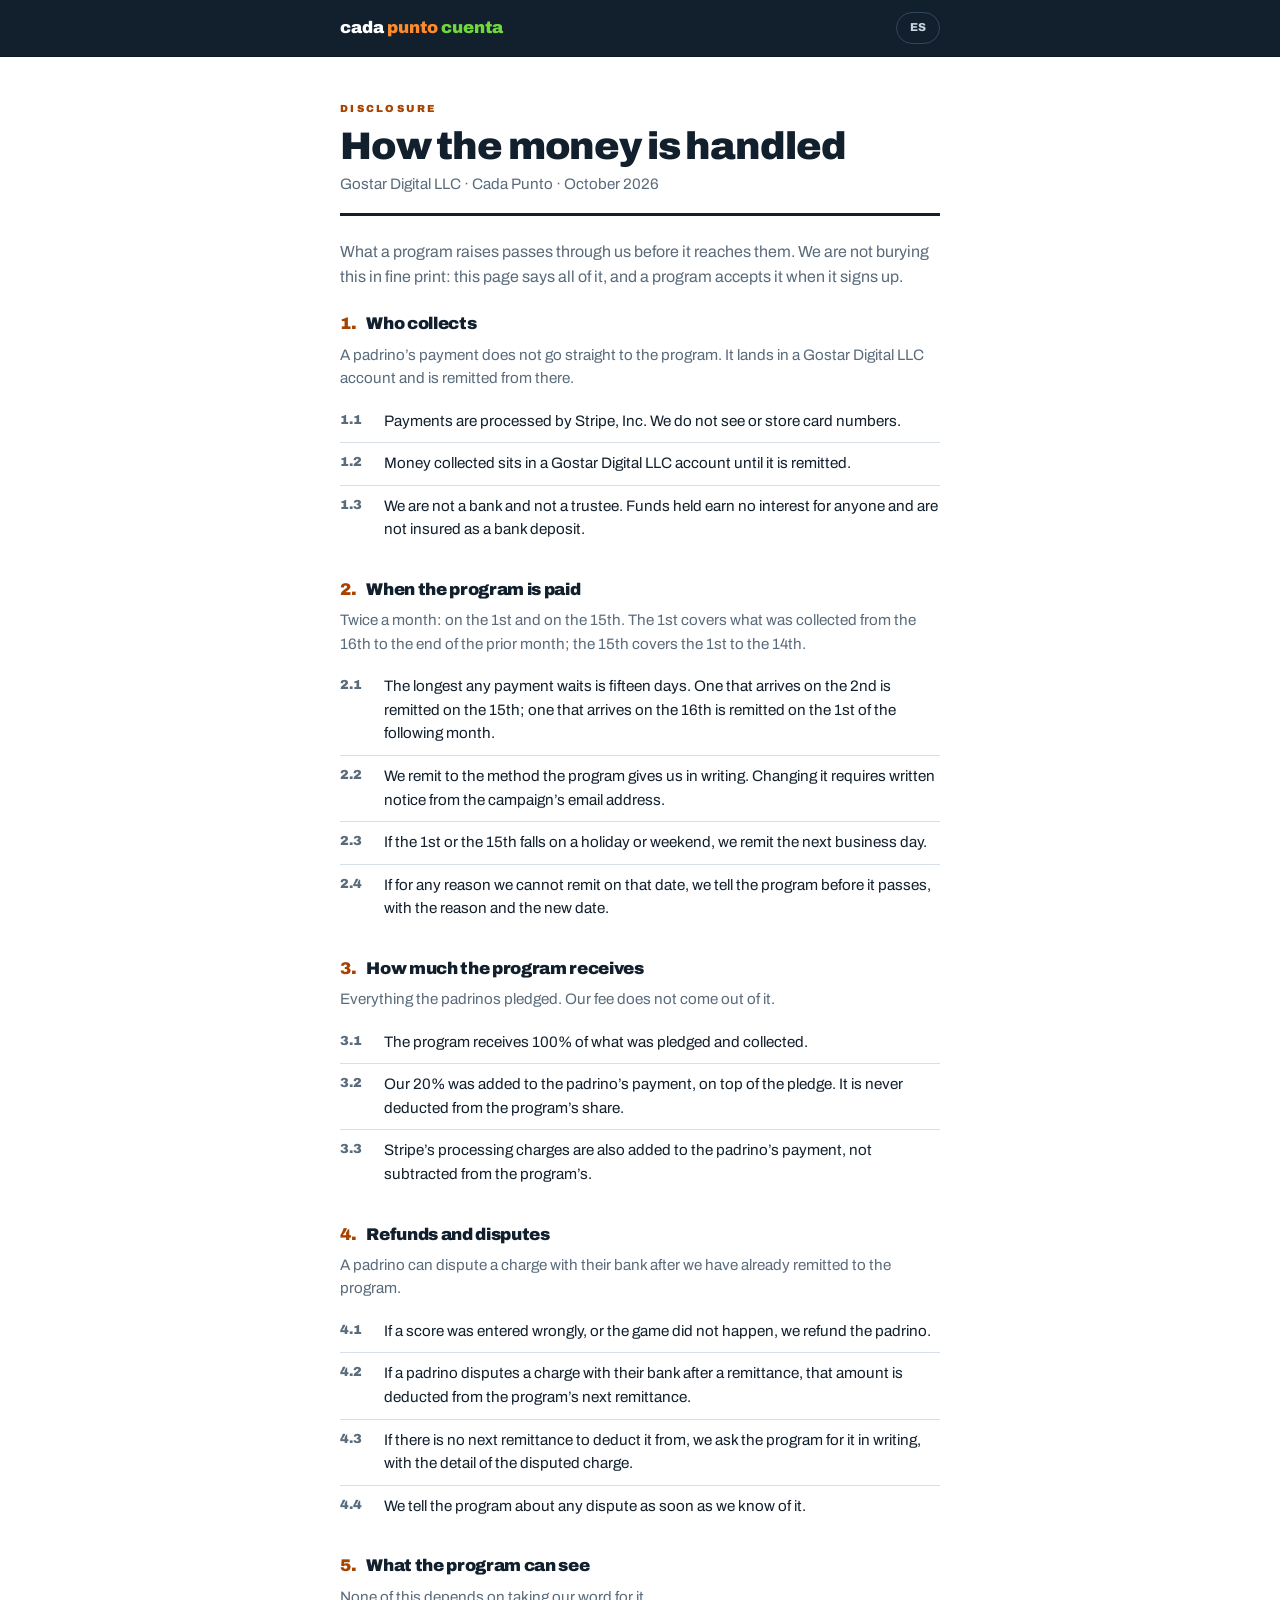
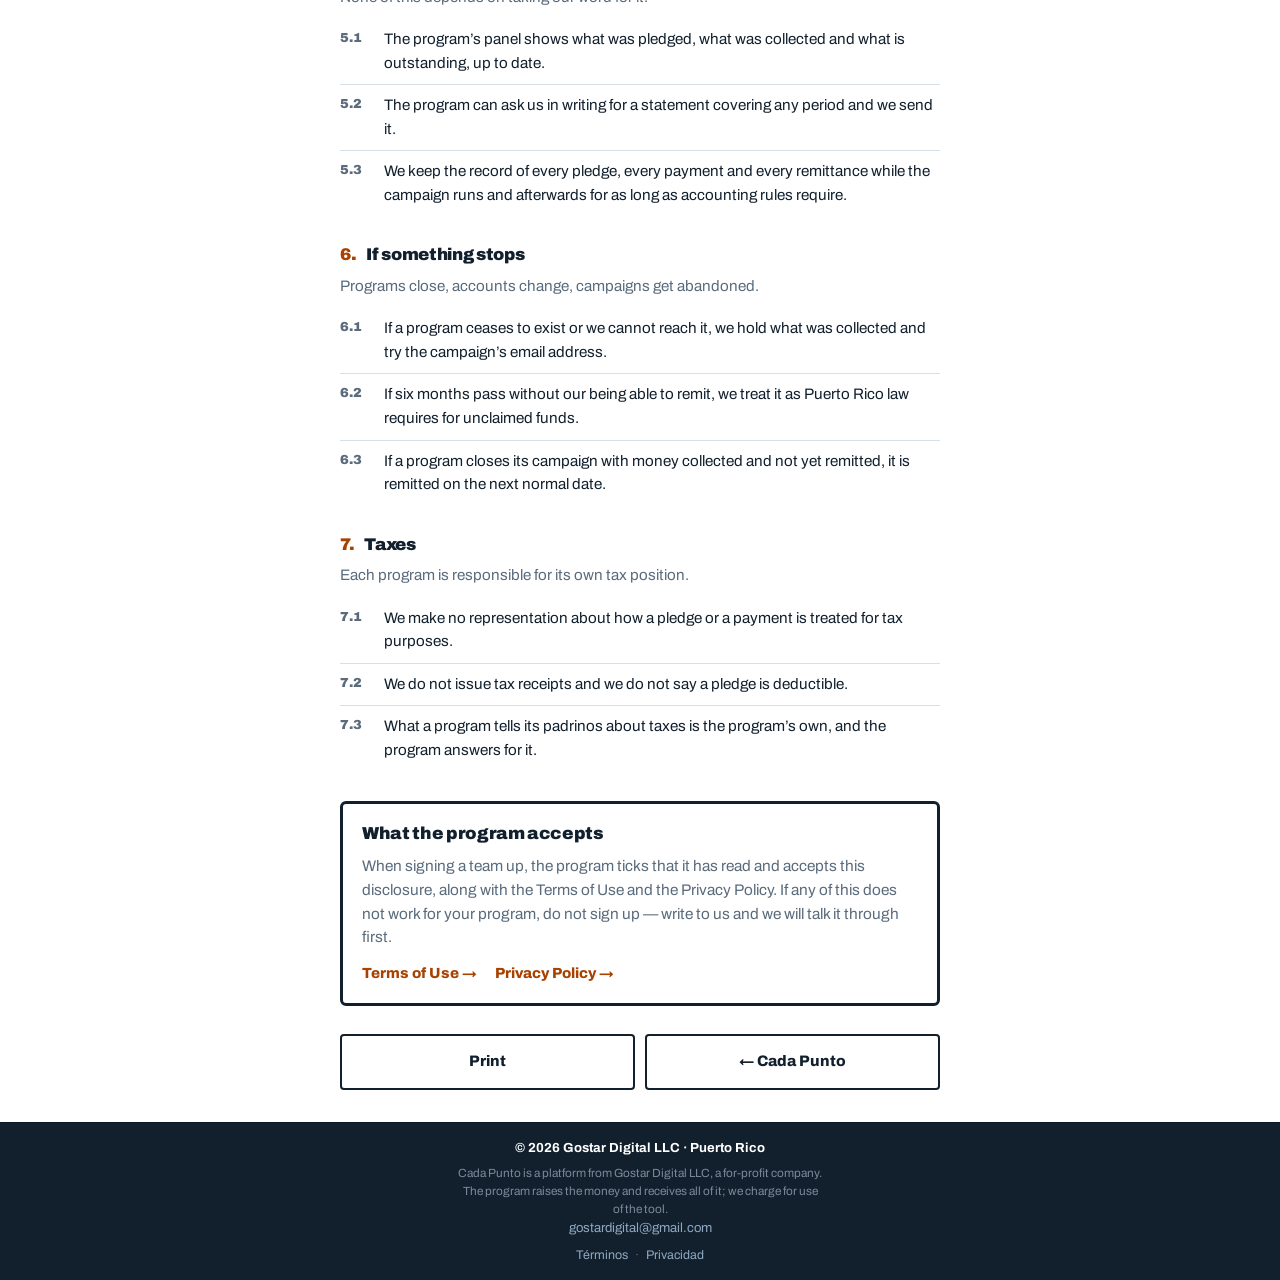
<file: cusrodia.html>
<!doctype html>
<html lang="es">
<head>
<meta charset="utf-8">
<meta name="viewport" content="width=device-width,initial-scale=1,viewport-fit=cover">
<title>Cómo se maneja el dinero — Cada Punto</title>
<meta property="og:type" content="website">
<meta property="og:site_name" content="Cada Punto">
<meta property="og:url" content="https://cadapunto.com/custodia.html">
<meta property="og:title" content="Cómo se maneja el dinero">
<meta property="og:description" content="El dinero que recauda un programa pasa por Gostar Digital LLC antes de llegarle. Esta página dice cómo, cuándo, y qué pasa si algo sale mal.">
<meta property="og:image" content="https://cadapunto.com/cadapunto-share.jpg">
<meta property="og:image:width" content="1200">
<meta property="og:image:height" content="630">
<meta property="og:locale" content="es_PR">
<meta name="twitter:card" content="summary_large_image">
<meta name="twitter:title" content="Cómo se maneja el dinero">
<meta name="twitter:description" content="El dinero que recauda un programa pasa por Gostar Digital LLC antes de llegarle. Esta página dice cómo, cuándo, y qué pasa si algo sale mal.">
<meta name="twitter:image" content="https://cadapunto.com/cadapunto-share.jpg">
<meta name="description" content="El dinero que recauda un programa pasa por Gostar Digital LLC antes de llegarle. Esta página dice cómo, cuándo, y qué pasa si algo sale mal.">
<link rel="preconnect" href="https://fonts.googleapis.com">
<link rel="preconnect" href="https://fonts.gstatic.com" crossorigin>
<link href="https://fonts.googleapis.com/css2?family=Archivo:wght@400;500;700;800;900&display=swap" rel="stylesheet">
<style>
:root{--ink:#12202E;--mute:#5A6B7C;--line:#D7E0E8;--tint:#F7FAFC;--accent:#A84200;
      --good:#0B7A5A;--bad:#A8323F}
*{box-sizing:border-box}
html{background:#12202E}
/* El teclado del teléfono no achica la página, achica lo que se ve de
   ella. Con el alto clavado en 100dvh y el scroll metido en <main>, el
   campo enfocado se iba debajo del teclado y el navegador no podía
   subirlo. Rodando la página entera, sí puede. */
body{margin:0;min-height:100dvh;display:flex;flex-direction:column;
  font-family:Archivo,"Helvetica Neue",Helvetica,Arial,sans-serif;color:var(--ink);
  background:#fff;line-height:1.55;-webkit-text-size-adjust:100%}
.wrap{width:min(600px,93vw);margin:0 auto}

header{flex:0 0 auto;background:#12202E;border-bottom:1px solid #0B1724;
  padding-top:env(safe-area-inset-top,0px)}
header .bar{display:flex;align-items:center;justify-content:space-between;gap:12px;padding:12px 0}
.mark{font-weight:900;font-size:1.05rem;color:#fff;text-decoration:none}
.mark em{font-style:normal;color:#FF8A2B}
.mark i{font-style:normal;color:#6FD83C}
.langb{border:1px solid #33465A;background:none;color:#C8D6E2;border-radius:999px;
  padding:6px 13px;font:inherit;font-size:.72rem;font-weight:800;cursor:pointer}

main{flex:1 1 auto;overflow-x:hidden}
main .wrap{padding:clamp(20px,5vw,34px) 0 32px}

footer{flex:0 0 auto;background:#12202E;color:#9FB3C4;border-top:1px solid #0B1724;
  padding:15px 0 calc(15px + env(safe-area-inset-bottom,0px));text-align:center;font-size:.82rem}
footer p{margin:0 0 7px}
footer .f-co{color:#fff;font-weight:700}
footer a{color:#8FA8C0;text-decoration:none}
footer .f-legal{margin:7px 0 0;font-size:.78rem}
footer .f-dot{padding:0 7px;opacity:.5}

.kick{font-size:.64rem;font-weight:900;letter-spacing:.22em;text-transform:uppercase;
  color:var(--accent);margin-bottom:8px}
h1{font-size:clamp(1.5rem,4.6vw,2rem);letter-spacing:-.03em;line-height:1.1;margin:0 0 10px;font-weight:900}
.lede{color:var(--mute);margin:0 0 22px}
h2{font-size:1.02rem;margin:26px 0 8px;font-weight:900;letter-spacing:-.02em}

.how{display:grid;gap:10px;margin:0 0 24px}
.how .s{border:1.5px solid var(--line);border-radius:4px;padding:13px 15px}
.how .s b{display:block;font-size:.98rem}
.how .s span{color:var(--mute);font-size:.92rem}

label{display:block;font-size:.85rem;font-weight:700;margin:14px 0 5px}
input{width:100%;padding:14px;border:2px solid var(--ink);border-radius:4px;
  background:#fff;color:var(--ink);font:inherit;font-size:1.02rem}
input:focus{outline:none;border-color:var(--accent);box-shadow:0 0 0 3px rgba(12,110,140,.15)}
/* Cuando el navegador sube el campo enfocado, que no quede pegado al
   borde: se ve su etiqueta y el campo de antes. */
label,input{scroll-margin-top:64px;scroll-margin-bottom:24px}
.hint{font-size:.82rem;color:var(--mute);margin:4px 0 0}
.btn{display:block;width:100%;padding:16px;border:2px solid var(--ink);border-radius:4px;
  background:var(--ink);color:#fff;font:inherit;font-weight:800;font-size:1.02rem;
  cursor:pointer;text-align:center;text-decoration:none;margin-top:18px}
.btn.line{background:#fff;color:var(--ink);margin-top:10px}
.ok{display:flex;gap:10px;align-items:flex-start;margin-top:18px;
  font-size:.88rem;font-weight:400;color:var(--mute)}
.ok span{cursor:pointer}
.ok input{width:20px;height:20px;flex:0 0 20px;margin-top:1px;accent-color:var(--accent);cursor:pointer}
.ok a{color:var(--accent)}
.msg{margin-top:12px;font-weight:700;font-size:.92rem;min-height:1.2em}
.msg.bad{color:var(--bad)}
.msg.ok{color:var(--good)}

/* En el teléfono el pie es lo último que hace falta mientras se llena
   un formulario: que ocupe lo justo. */
@media(max-width:560px){
  footer{padding:12px 0 calc(12px + env(safe-area-inset-bottom,0px));font-size:.76rem}
  footer p{margin:0 0 4px}
  footer .f-legal{margin:4px 0 0}
  main .wrap{padding-bottom:20px}
}

.fine{border-left:4px solid var(--accent);background:var(--tint);padding:14px 16px;margin:22px 0 0}
.fine b{display:block;margin-bottom:3px}
.fine p{margin:0;color:var(--mute);font-size:.93rem}

.done{text-align:center}
.done .tick{font-size:2.8rem;line-height:1;margin-bottom:10px}
</style>
<style>
/* La portada de las reglas: el nombre una vez, en grande. */
.rtop{border-bottom:3px solid var(--ink);padding-bottom:16px;margin:0 0 24px}
.rtop h1{font-size:clamp(1.6rem,6vw,2.4rem);margin:0 0 6px}
.rtop .sub{color:var(--mute);margin:0;font-size:.95rem}

/* Cada regla numerada, para que un entrenador pueda decir
   "regla 3.2" en la cancha y todo el mundo busque lo mismo. */
.sec{margin:0 0 26px}
.sec h2{display:flex;gap:10px;align-items:baseline;margin:0 0 6px;font-size:1.06rem}
.sec h2 .n{flex:0 0 auto;color:var(--accent);font-weight:900}
.sec .cab{color:var(--mute);margin:0 0 10px;font-size:.95rem}
.sec ol,.sec ul{margin:0;padding-left:0;list-style:none;counter-reset:r}
.sec li{position:relative;padding:9px 0 9px 44px;border-top:1px solid var(--line);font-size:.95rem}
.sec li:first-child{border-top:none}
.sec li::before{counter-increment:r;content:attr(data-n);position:absolute;left:0;top:9px;
  font-weight:900;font-size:.82rem;color:var(--mute);font-variant-numeric:tabular-nums}
.sec .cierre{margin:10px 0 0;font-size:.95rem;font-weight:700}

table.money{width:100%;border-collapse:collapse;margin:12px 0 0;font-size:.95rem}
table.money th,table.money td{text-align:left;padding:9px 10px;border-bottom:1px solid var(--line)}
table.money th{font-size:.72rem;letter-spacing:.1em;text-transform:uppercase;color:var(--mute);
  border-bottom:2px solid var(--ink)}
table.money td:nth-child(2),table.money th:nth-child(2),
table.money td:nth-child(3),table.money th:nth-child(3){text-align:right;font-variant-numeric:tabular-nums}

.pie{display:flex;gap:10px;flex-wrap:wrap;margin-top:28px}
.pie a,.pie button{flex:1 1 180px;padding:14px;border:2px solid var(--ink);border-radius:4px;
  background:#fff;color:var(--ink);font:inherit;font-weight:800;font-size:.95rem;
  text-align:center;text-decoration:none;cursor:pointer}
.pie a.solid{background:var(--ink);color:#fff}

/* Un entrenador la va a imprimir y pegarla en la pared del gimnasio. */
/* La hoja impresa tiene que decir de dónde salió. Alguien la pega en
   la pared del gimnasio, otro entrenador le saca una foto, y si no
   lleva la dirección esa foto no lleva a ningún sitio. */
.pie-print{display:none}
@media print{
  .heroart,.why,.num{display:none !important}
  header,footer,.pie,.langb{display:none !important}
  html,body{background:#fff}
  main .wrap{width:100%;padding:0}
  .sec{break-inside:avoid;page-break-inside:avoid}
  .rtop{border-bottom:2px solid #000}
  a{text-decoration:none;color:#000}
  .pie-print{display:block;margin-top:22px;padding-top:12px;
    border-top:2px solid #000;font-size:.86rem;font-weight:700;
    text-align:center;break-inside:avoid}
  .pie-print span{display:block;font-weight:400;font-size:.8rem;margin-top:3px}
}

.heroart{display:block;width:100%;height:auto;margin:0 0 clamp(18px,4vw,26px);
  border-radius:6px;border:1px solid rgba(255,138,43,.30);
  box-shadow:0 14px 40px rgba(0,0,0,.28)}
.why{display:grid;gap:10px;margin:0 0 26px}
.why .w{border-left:4px solid var(--accent);background:var(--tint);padding:13px 15px}
.why .w b{display:block;font-size:.98rem}
.why .w span{color:var(--mute);font-size:.92rem}
.num{display:grid;gap:10px;margin:0 0 26px;counter-reset:paso}
.num .s{border:1.5px solid var(--line);border-radius:4px;padding:13px 15px 13px 46px;position:relative}
.num .s::before{counter-increment:paso;content:counter(paso);position:absolute;left:14px;top:13px;
  width:21px;height:21px;border-radius:50%;background:var(--ink);color:#fff;
  font-size:.72rem;font-weight:900;display:flex;align-items:center;justify-content:center}
.num .s b{display:block;font-size:.98rem}
.num .s span{color:var(--mute);font-size:.92rem}
.rulesH{margin-top:34px;padding-top:22px;border-top:3px solid var(--ink)}
.rulesH h2{font-size:1.25rem;margin:0}
.f-what{margin:7px 0 0;font-size:.74rem;line-height:1.5;opacity:.72;max-width:52ch;
  margin-left:auto;margin-right:auto}
</style>
<style>
.ackbox{border:3px solid var(--ink);border-radius:6px;padding:17px 19px;margin:30px 0 0}
.ackbox h2{margin:0 0 7px;font-size:1.08rem}
.ackbox p{margin:0;color:var(--mute);font-size:.96rem}
.ackbox a{color:var(--accent);font-weight:800;text-decoration:none;display:inline-block;margin-top:12px;margin-right:18px;font-size:.92rem}
</style>
</head>
<body>

<header>
  <div class="wrap bar">
    <a class="mark" href="index.html">cada&nbsp;<em>punto</em>&nbsp;<i>cuenta</i></a>
    <button class="langb" id="langBtn" onclick="toggleLang()">EN</button>
  </div>
</header>

<main><div class="wrap" id="app"></div></main>

<footer>
  <div class="wrap">
    <p class="f-co">© 2026 Gostar Digital LLC · Puerto Rico</p>
<p class="f-what" id="fWhat"></p>
<script>
(function(){
  var l = 'es';
  try{ l = localStorage.getItem('cfh_lang') || localStorage.getItem('cp-lang') ||
           localStorage.getItem('fc-lang') ||
           ((navigator.language||'').toLowerCase().indexOf('es')===0 ? 'es':'en'); }catch(e){}
  var el = document.getElementById('fWhat');
  if (el) el.textContent = (l === 'es')
    ? 'Cada Punto es una plataforma de Gostar Digital LLC, una empresa con fines de lucro. El programa recauda y recibe lo suyo completo; nosotros cobramos por el uso de la herramienta.'
    : 'Cada Punto is a platform from Gostar Digital LLC, a for-profit company. The program raises the money and receives all of it; we charge for use of the tool.';
})();
</script>
    <p><a href="mailto:gostardigital@gmail.com">gostardigital@gmail.com</a></p>
    <p class="f-legal">
      <a href="terms.html">Términos</a><span class="f-dot">·</span><a href="privacy.html">Privacidad</a>
    </p>
  </div>
</footer>

<script>
var LANG='es';
try{ LANG = localStorage.getItem('cfh_lang') || localStorage.getItem('cp-lang') || localStorage.getItem('fc-lang') ||
  ((navigator.language||'').toLowerCase().indexOf('es')===0 ? 'es':'en'); }catch(e){}

var S = {"es":{"kick": "Divulgación", "h1": "Cómo se maneja el dinero", "sub": "Gostar Digital LLC · Cada Punto · octubre 2026", "lede": "Lo que recauda un programa pasa por nosotros antes de llegarle. No lo escondemos en letra chiquita: esta página lo dice completo, y el programa la acepta al inscribirse.", "s1h": "Quién cobra", "s1c": "El pago del padrino no va directo al programa. Entra a una cuenta de Gostar Digital LLC y de ahí se le remite.", "s1": ["El cobro lo procesa Stripe, Inc. Nosotros no vemos ni guardamos números de tarjeta.", "El dinero cobrado queda en una cuenta de Gostar Digital LLC hasta que se remite.", "No somos un banco ni un fideicomiso. El dinero retenido no genera intereses para nadie y no está asegurado como un depósito bancario."], "s2h": "Cuándo le llega al programa", "s2c": "Dos veces al mes: el día 1 y el día 15. El 1 va lo cobrado del 16 al fin del mes anterior; el 15 va lo cobrado del 1 al 14.", "s2": ["Lo más que espera un pago son quince días. Uno que entra el 2 se remite el 15; uno que entra el 16 se remite el 1 del mes que viene.", "Se remite al método que el programa nos indique por escrito. Cambiarlo requiere avisarnos por escrito desde el correo de la campaña.", "Si el 1 o el 15 cae en feriado o fin de semana, se remite el próximo día laborable.", "Si por alguna razón no podemos remitir en esa fecha, se lo decimos al programa antes de que pase, con la razón y la fecha nueva."], "s3h": "Cuánto le llega", "s3c": "Todo lo que prometieron los padrinos. De ahí no sale nuestro cargo.", "s3": ["El programa recibe el 100% de lo prometido y cobrado.", "Nuestro 20% se le sumó al pago del padrino, encima de la promesa. Nunca se descuenta de lo del programa.", "Los cargos de procesamiento de Stripe también se añaden al pago del padrino, no se restan de lo del programa."], "s4h": "Devoluciones y disputas", "s4c": "Un padrino puede disputar un cargo con su banco después de que ya le remitimos al programa.", "s4": ["Si un marcador se registró mal, o el juego no se dio, devolvemos el dinero al padrino.", "Si un padrino disputa un cargo con su banco después de una remesa, ese monto se descuenta de la próxima remesa del programa.", "Si no hay próxima remesa de dónde descontarlo, se lo pedimos al programa por escrito, con el detalle del cargo disputado.", "Le avisamos al programa de cualquier disputa en cuanto la sepamos."], "s5h": "Lo que el programa puede ver", "s5c": "Nada de esto depende de que usted nos crea.", "s5": ["El panel del programa enseña lo prometido, lo cobrado y lo pendiente, al día.", "Puede pedirnos por escrito un estado de cuenta de cualquier periodo y se lo mandamos.", "Guardamos el registro de cada promesa, cada cobro y cada remesa mientras corra la campaña y después por el tiempo que exijan las reglas de contabilidad."], "s6h": "Si algo se detiene", "s6c": "Programas cierran, cuentas cambian, campañas se abandonan.", "s6": ["Si el programa deja de existir o no podemos localizarlo, retenemos lo cobrado e intentamos comunicarnos al correo de la campaña.", "Si pasan seis meses sin poder remitir, lo tratamos según lo que exija la ley de Puerto Rico para fondos no reclamados.", "Si el programa cierra su campaña con dinero cobrado sin remitir, se remite en la próxima fecha normal."], "s7h": "Impuestos", "s7c": "Cada programa responde por su propia situación contributiva.", "s7": ["No hacemos ninguna afirmación sobre cómo se trata una promesa o un pago para efectos contributivos.", "No emitimos recibos para impuestos y no decimos que una promesa sea deducible.", "Lo que el programa le diga a sus padrinos sobre impuestos es del programa, y el programa responde por eso."], "ackH": "Lo que acepta el programa", "ackP": "Al inscribir un equipo, el programa marca que leyó y acepta esta divulgación, además de los Términos de Uso y la Política de Privacidad. Si algo de esto no le sirve a su programa, no lo inscriba — escríbanos y lo hablamos antes.", "verT": "Términos de Uso →", "verP": "Política de Privacidad →", "print": "Imprimir", "back": "← Cada Punto", "pieP": "cadapunto.com/custodia.html", "pieS": "Cómo se maneja el dinero · Cada Punto · Gostar Digital LLC, Puerto Rico"},"en":{"kick": "Disclosure", "h1": "How the money is handled", "sub": "Gostar Digital LLC · Cada Punto · October 2026", "lede": "What a program raises passes through us before it reaches them. We are not burying this in fine print: this page says all of it, and a program accepts it when it signs up.", "s1h": "Who collects", "s1c": "A padrino’s payment does not go straight to the program. It lands in a Gostar Digital LLC account and is remitted from there.", "s1": ["Payments are processed by Stripe, Inc. We do not see or store card numbers.", "Money collected sits in a Gostar Digital LLC account until it is remitted.", "We are not a bank and not a trustee. Funds held earn no interest for anyone and are not insured as a bank deposit."], "s2h": "When the program is paid", "s2c": "Twice a month: on the 1st and on the 15th. The 1st covers what was collected from the 16th to the end of the prior month; the 15th covers the 1st to the 14th.", "s2": ["The longest any payment waits is fifteen days. One that arrives on the 2nd is remitted on the 15th; one that arrives on the 16th is remitted on the 1st of the following month.", "We remit to the method the program gives us in writing. Changing it requires written notice from the campaign’s email address.", "If the 1st or the 15th falls on a holiday or weekend, we remit the next business day.", "If for any reason we cannot remit on that date, we tell the program before it passes, with the reason and the new date."], "s3h": "How much the program receives", "s3c": "Everything the padrinos pledged. Our fee does not come out of it.", "s3": ["The program receives 100% of what was pledged and collected.", "Our 20% was added to the padrino’s payment, on top of the pledge. It is never deducted from the program’s share.", "Stripe’s processing charges are also added to the padrino’s payment, not subtracted from the program’s."], "s4h": "Refunds and disputes", "s4c": "A padrino can dispute a charge with their bank after we have already remitted to the program.", "s4": ["If a score was entered wrongly, or the game did not happen, we refund the padrino.", "If a padrino disputes a charge with their bank after a remittance, that amount is deducted from the program’s next remittance.", "If there is no next remittance to deduct it from, we ask the program for it in writing, with the detail of the disputed charge.", "We tell the program about any dispute as soon as we know of it."], "s5h": "What the program can see", "s5c": "None of this depends on taking our word for it.", "s5": ["The program’s panel shows what was pledged, what was collected and what is outstanding, up to date.", "The program can ask us in writing for a statement covering any period and we send it.", "We keep the record of every pledge, every payment and every remittance while the campaign runs and afterwards for as long as accounting rules require."], "s6h": "If something stops", "s6c": "Programs close, accounts change, campaigns get abandoned.", "s6": ["If a program ceases to exist or we cannot reach it, we hold what was collected and try the campaign’s email address.", "If six months pass without our being able to remit, we treat it as Puerto Rico law requires for unclaimed funds.", "If a program closes its campaign with money collected and not yet remitted, it is remitted on the next normal date."], "s7h": "Taxes", "s7c": "Each program is responsible for its own tax position.", "s7": ["We make no representation about how a pledge or a payment is treated for tax purposes.", "We do not issue tax receipts and we do not say a pledge is deductible.", "What a program tells its padrinos about taxes is the program’s own, and the program answers for it."], "ackH": "What the program accepts", "ackP": "When signing a team up, the program ticks that it has read and accepts this disclosure, along with the Terms of Use and the Privacy Policy. If any of this does not work for your program, do not sign up — write to us and we will talk it through first.", "verT": "Terms of Use →", "verP": "Privacy Policy →", "print": "Print", "back": "← Cada Punto", "pieP": "cadapunto.com/custodia.html", "pieS": "How the money is handled · Cada Punto · Gostar Digital LLC, Puerto Rico"}};
function T(k){ return (S[LANG] && S[LANG][k]) !== undefined ? S[LANG][k] : (S.en[k]||''); }
function esc(s){ return String(s==null?'':s)
  .replace(/&/g,'&amp;').replace(/</g,'&lt;').replace(/>/g,'&gt;').replace(/"/g,'&quot;'); }
function toggleLang(){
  LANG = (LANG === 'es') ? 'en' : 'es';
  try{ localStorage.setItem('cfh_lang', LANG), localStorage.setItem('cp-lang', LANG),
       localStorage.setItem('fc-lang', LANG); }catch(e){}
  paint();
}
function reglas(n, items){
  var h = '<ol>';
  for (var i=0;i<items.length;i++) h += '<li data-n="' + n + '.' + (i+1) + '">' + esc(items[i]) + '</li>';
  return h + '</ol>';
}
function seccion(n){
  return '<section class="sec">' +
    '<h2><span class="n">' + n + '.</span> ' + esc(T('s'+n+'h')) + '</h2>' +
    '<p class="cab">' + esc(T('s'+n+'c')) + '</p>' +
    reglas(n, T('s'+n)) + '</section>';
}
function paint(){
  document.documentElement.lang = LANG;
  document.getElementById('langBtn').textContent = (LANG === 'es') ? 'EN' : 'ES';
  document.title = (LANG === 'es') ? 'C\u00f3mo se maneja el dinero \u2014 Cada Punto'
                                   : 'How the money is handled \u2014 Cada Punto';
  var out =
    '<div class="rtop">' +
      '<p class="kick">' + esc(T('kick')) + '</p>' +
      '<h1>' + esc(T('h1')) + '</h1>' +
      '<p class="sub">' + esc(T('sub')) + '</p>' +
    '</div>' +
    '<p class="lede">' + esc(T('lede')) + '</p>';
  for (var n=1; n<=7; n++) out += seccion(n);
  out +=
    '<div class="ackbox">' +
      '<h2>' + esc(T('ackH')) + '</h2>' +
      '<p>' + esc(T('ackP')) + '</p>' +
      '<a href="terms.html">' + esc(T('verT')) + '</a>' +
      '<a href="privacy.html">' + esc(T('verP')) + '</a>' +
    '</div>' +
    '<div class="pie">' +
      '<button type="button" onclick="window.print()">' + esc(T('print')) + '</button>' +
      '<a href="index.html">' + esc(T('back')) + '</a>' +
    '</div>' +
    '<p class="pie-print">' + esc(T('pieP')) + '<span>' + esc(T('pieS')) + '</span></p>';
  document.getElementById('app').innerHTML = out;
}
paint();
</script>
</body>
</html>
</file>
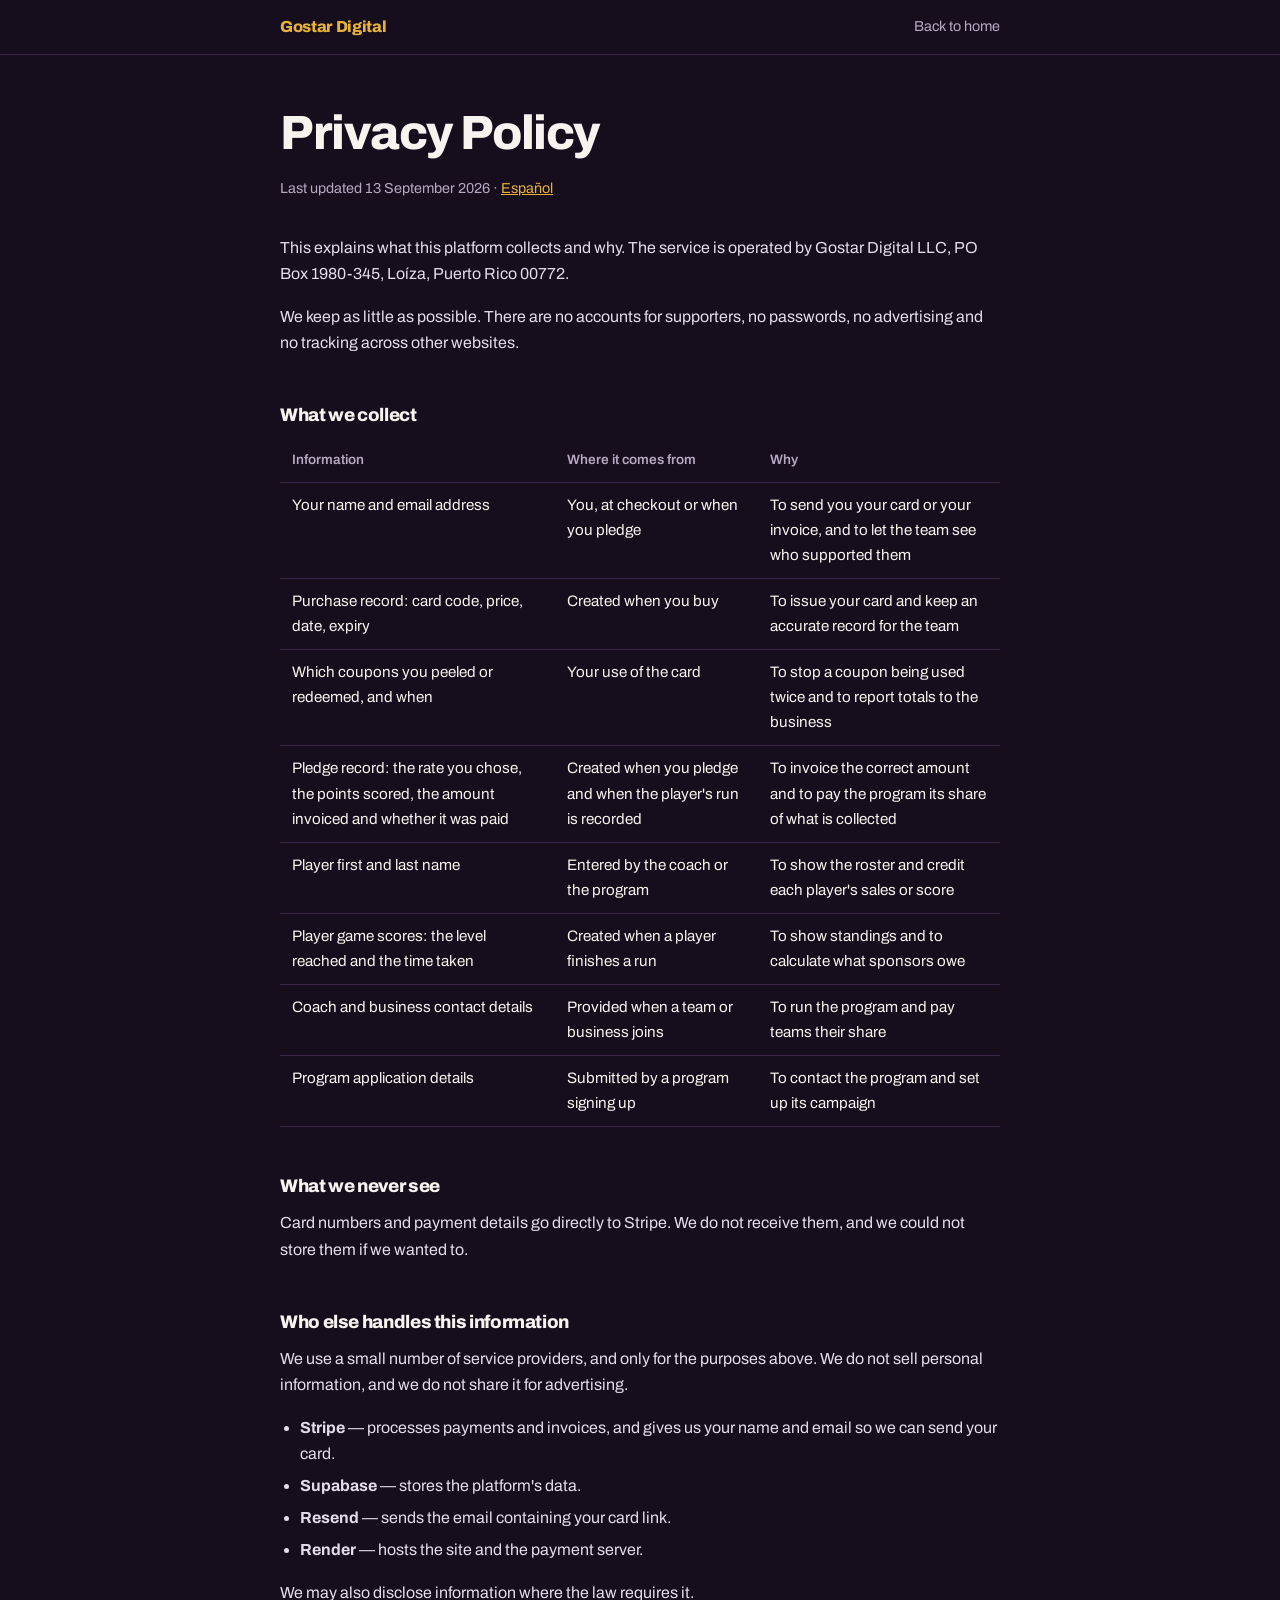
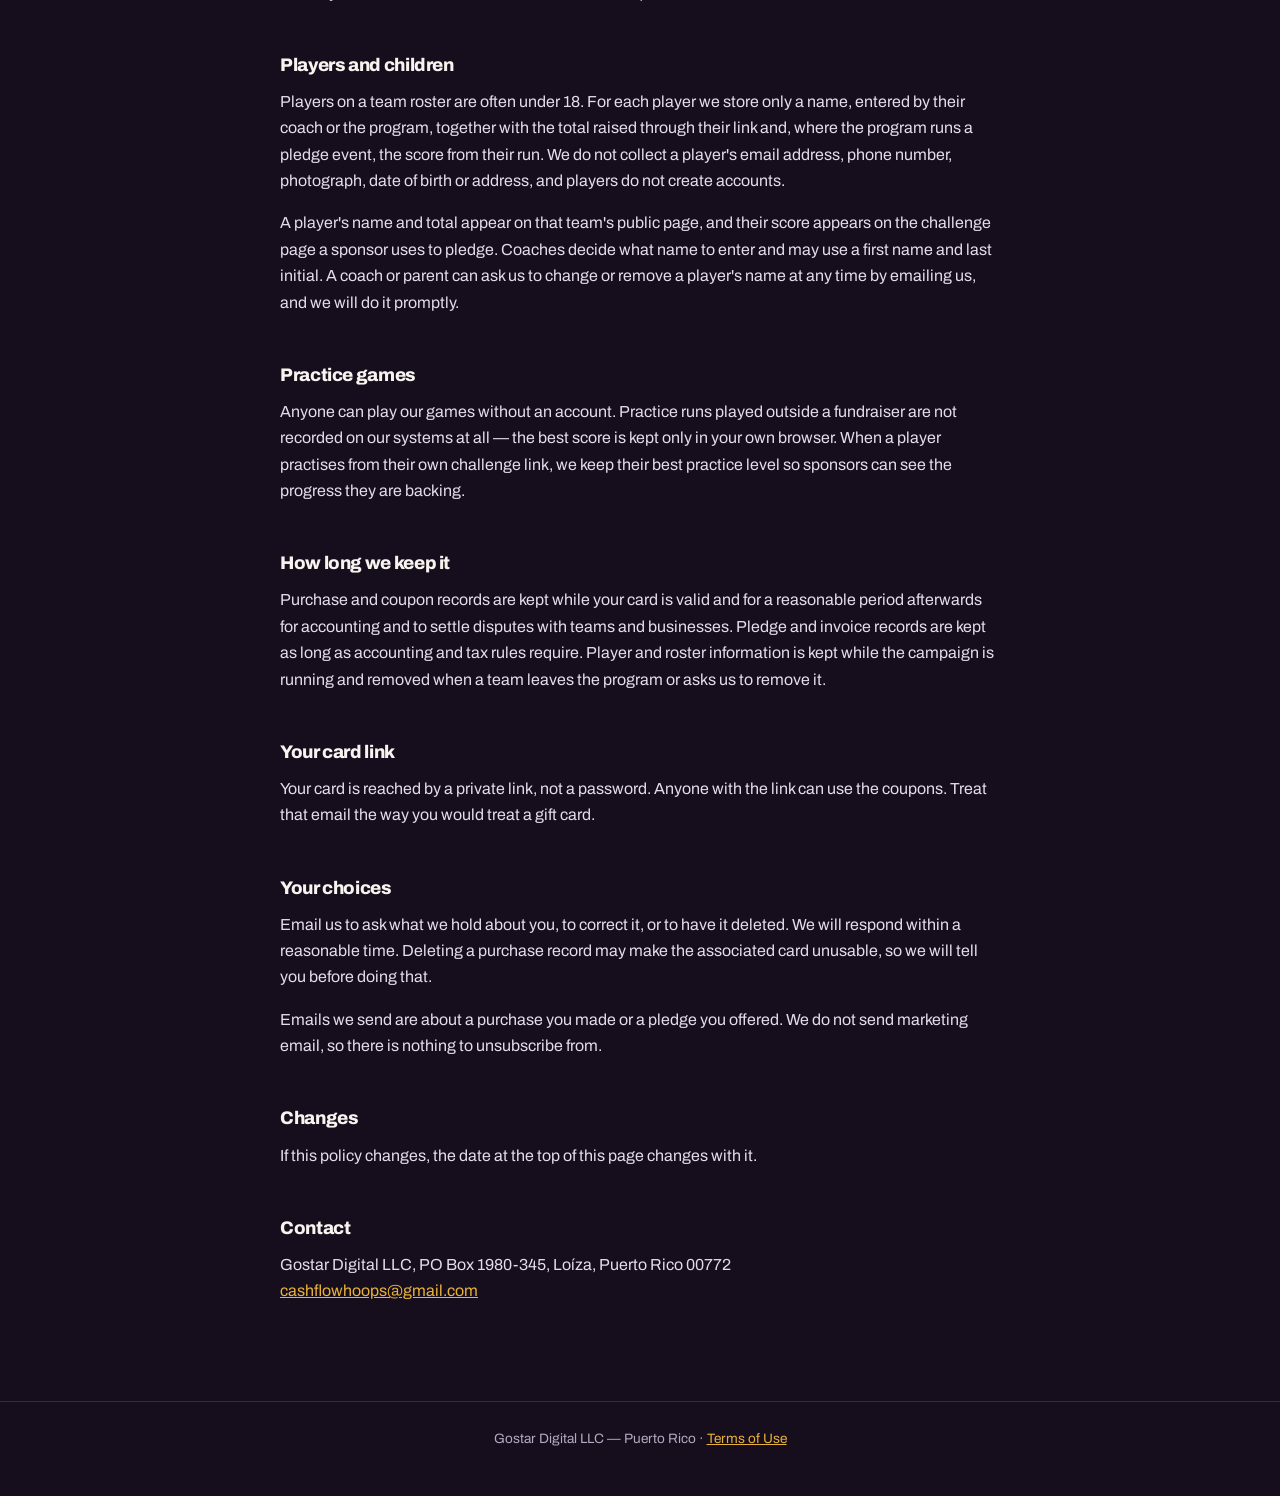
<file: privacy.html>
<!doctype html>
<html lang="en">
<head>
<meta charset="utf-8">
<meta name="viewport" content="width=device-width,initial-scale=1">
<title>Privacy Policy — Gostar Digital</title>
<link rel="preconnect" href="https://fonts.googleapis.com">
<link rel="preconnect" href="https://fonts.gstatic.com" crossorigin>
<link href="https://fonts.googleapis.com/css2?family=Archivo:wght@400;500;600;800&display=swap" rel="stylesheet">
<style>
:root{--ink:#160E1C;--line:#3A2647;--gold:#E8B23A;--paper:#F7F3EF;--mute:#B7A8C2}
*{box-sizing:border-box}
body{margin:0;background:var(--ink);color:var(--paper);font-family:Archivo,system-ui,sans-serif;font-size:16px;line-height:1.65}
.wrap{width:min(720px,92vw);margin:0 auto}
nav{border-bottom:1px solid var(--line)}
.navin{display:flex;align-items:center;justify-content:space-between;padding:14px 0}
.mark{font-weight:800;letter-spacing:-.02em;text-decoration:none}
.mark em{font-style:normal;color:var(--gold)}
.navin a.back{color:var(--mute);text-decoration:none;font-size:.9rem}
.navin a.back:hover{color:var(--paper)}
main{padding:54px 0 80px}
h1{font-size:clamp(2.1rem,5vw,3rem);font-weight:800;letter-spacing:-.03em;line-height:1;margin:0 0 .4em}
h2{font-size:1.14rem;font-weight:800;letter-spacing:-.02em;margin:2.4em 0 .5em}
p,li{color:#E4DCEA}
p{margin:0 0 1em}
ul{padding-left:20px;margin:0 0 1em}
li{margin:.35em 0}
.date{color:var(--mute);font-size:.9rem;margin-bottom:2.4em}
a{color:var(--gold)}
table{width:100%;border-collapse:collapse;margin:0 0 1.4em;font-size:.95rem}
th,td{text-align:left;padding:10px 12px;border-bottom:1px solid var(--line);vertical-align:top}
th{color:var(--mute);font-weight:600;font-size:.85rem}
footer{border-top:1px solid var(--line);padding:26px 0 46px;color:var(--mute);font-size:.85rem;text-align:center}
</style>
</head>
<body>

<nav><div class="wrap navin">
  <a class="mark" href="https://gostardigital.com/">Gostar <em>Digital</em></a>
  <a class="back" href="https://gostardigital.com/">Back to home</a>
</div></nav>

<main class="wrap">
  <h1>Privacy Policy</h1>
  <p class="date">Last updated 13 September 2026 · <a href="privacy-es.html">Español</a></p>

  <p>This explains what this platform collects and why. The service is operated by Gostar Digital LLC, PO Box 1980-345, Loíza, Puerto Rico 00772.</p>
  <p>We keep as little as possible. There are no accounts for supporters, no passwords, no advertising and no tracking across other websites.</p>

  <h2>What we collect</h2>
  <table>
    <tr><th>Information</th><th>Where it comes from</th><th>Why</th></tr>
    <tr><td>Your name and email address</td><td>You, at checkout or when you pledge</td><td>To send you your card or your invoice, and to let the team see who supported them</td></tr>
    <tr><td>Purchase record: card code, price, date, expiry</td><td>Created when you buy</td><td>To issue your card and keep an accurate record for the team</td></tr>
    <tr><td>Which coupons you peeled or redeemed, and when</td><td>Your use of the card</td><td>To stop a coupon being used twice and to report totals to the business</td></tr>
    <tr><td>Pledge record: the rate you chose, the points scored, the amount invoiced and whether it was paid</td><td>Created when you pledge and when the player's run is recorded</td><td>To invoice the correct amount and to pay the program its share of what is collected</td></tr>
    <tr><td>Player first and last name</td><td>Entered by the coach or the program</td><td>To show the roster and credit each player's sales or score</td></tr>
    <tr><td>Player game scores: the level reached and the time taken</td><td>Created when a player finishes a run</td><td>To show standings and to calculate what sponsors owe</td></tr>
    <tr><td>Coach and business contact details</td><td>Provided when a team or business joins</td><td>To run the program and pay teams their share</td></tr>
    <tr><td>Program application details</td><td>Submitted by a program signing up</td><td>To contact the program and set up its campaign</td></tr>
  </table>

  <h2>What we never see</h2>
  <p>Card numbers and payment details go directly to Stripe. We do not receive them, and we could not store them if we wanted to.</p>

  <h2>Who else handles this information</h2>
  <p>We use a small number of service providers, and only for the purposes above. We do not sell personal information, and we do not share it for advertising.</p>
  <ul>
    <li><strong>Stripe</strong> — processes payments and invoices, and gives us your name and email so we can send your card.</li>
    <li><strong>Supabase</strong> — stores the platform's data.</li>
    <li><strong>Resend</strong> — sends the email containing your card link.</li>
    <li><strong>Render</strong> — hosts the site and the payment server.</li>
  </ul>
  <p>We may also disclose information where the law requires it.</p>

  <h2>Players and children</h2>
  <p>Players on a team roster are often under 18. For each player we store only a name, entered by their coach or the program, together with the total raised through their link and, where the program runs a pledge event, the score from their run. We do not collect a player's email address, phone number, photograph, date of birth or address, and players do not create accounts.</p>
  <p>A player's name and total appear on that team's public page, and their score appears on the challenge page a sponsor uses to pledge. Coaches decide what name to enter and may use a first name and last initial. A coach or parent can ask us to change or remove a player's name at any time by emailing us, and we will do it promptly.</p>

  <h2>Practice games</h2>
  <p>Anyone can play our games without an account. Practice runs played outside a fundraiser are not recorded on our systems at all — the best score is kept only in your own browser. When a player practises from their own challenge link, we keep their best practice level so sponsors can see the progress they are backing.</p>

  <h2>How long we keep it</h2>
  <p>Purchase and coupon records are kept while your card is valid and for a reasonable period afterwards for accounting and to settle disputes with teams and businesses. Pledge and invoice records are kept as long as accounting and tax rules require. Player and roster information is kept while the campaign is running and removed when a team leaves the program or asks us to remove it.</p>

  <h2>Your card link</h2>
  <p>Your card is reached by a private link, not a password. Anyone with the link can use the coupons. Treat that email the way you would treat a gift card.</p>

  <h2>Your choices</h2>
  <p>Email us to ask what we hold about you, to correct it, or to have it deleted. We will respond within a reasonable time. Deleting a purchase record may make the associated card unusable, so we will tell you before doing that.</p>
  <p>Emails we send are about a purchase you made or a pledge you offered. We do not send marketing email, so there is nothing to unsubscribe from.</p>

  <h2>Changes</h2>
  <p>If this policy changes, the date at the top of this page changes with it.</p>

  <h2>Contact</h2>
  <p>Gostar Digital LLC, PO Box 1980-345, Loíza, Puerto Rico 00772<br>
  <a href="mailto:cashflowhoops@gmail.com">cashflowhoops@gmail.com</a></p>
</main>

<footer><div class="wrap">
  Gostar Digital LLC — Puerto Rico · <a href="terms.html">Terms of Use</a>
</div></footer>

</body>
</html>
</file>
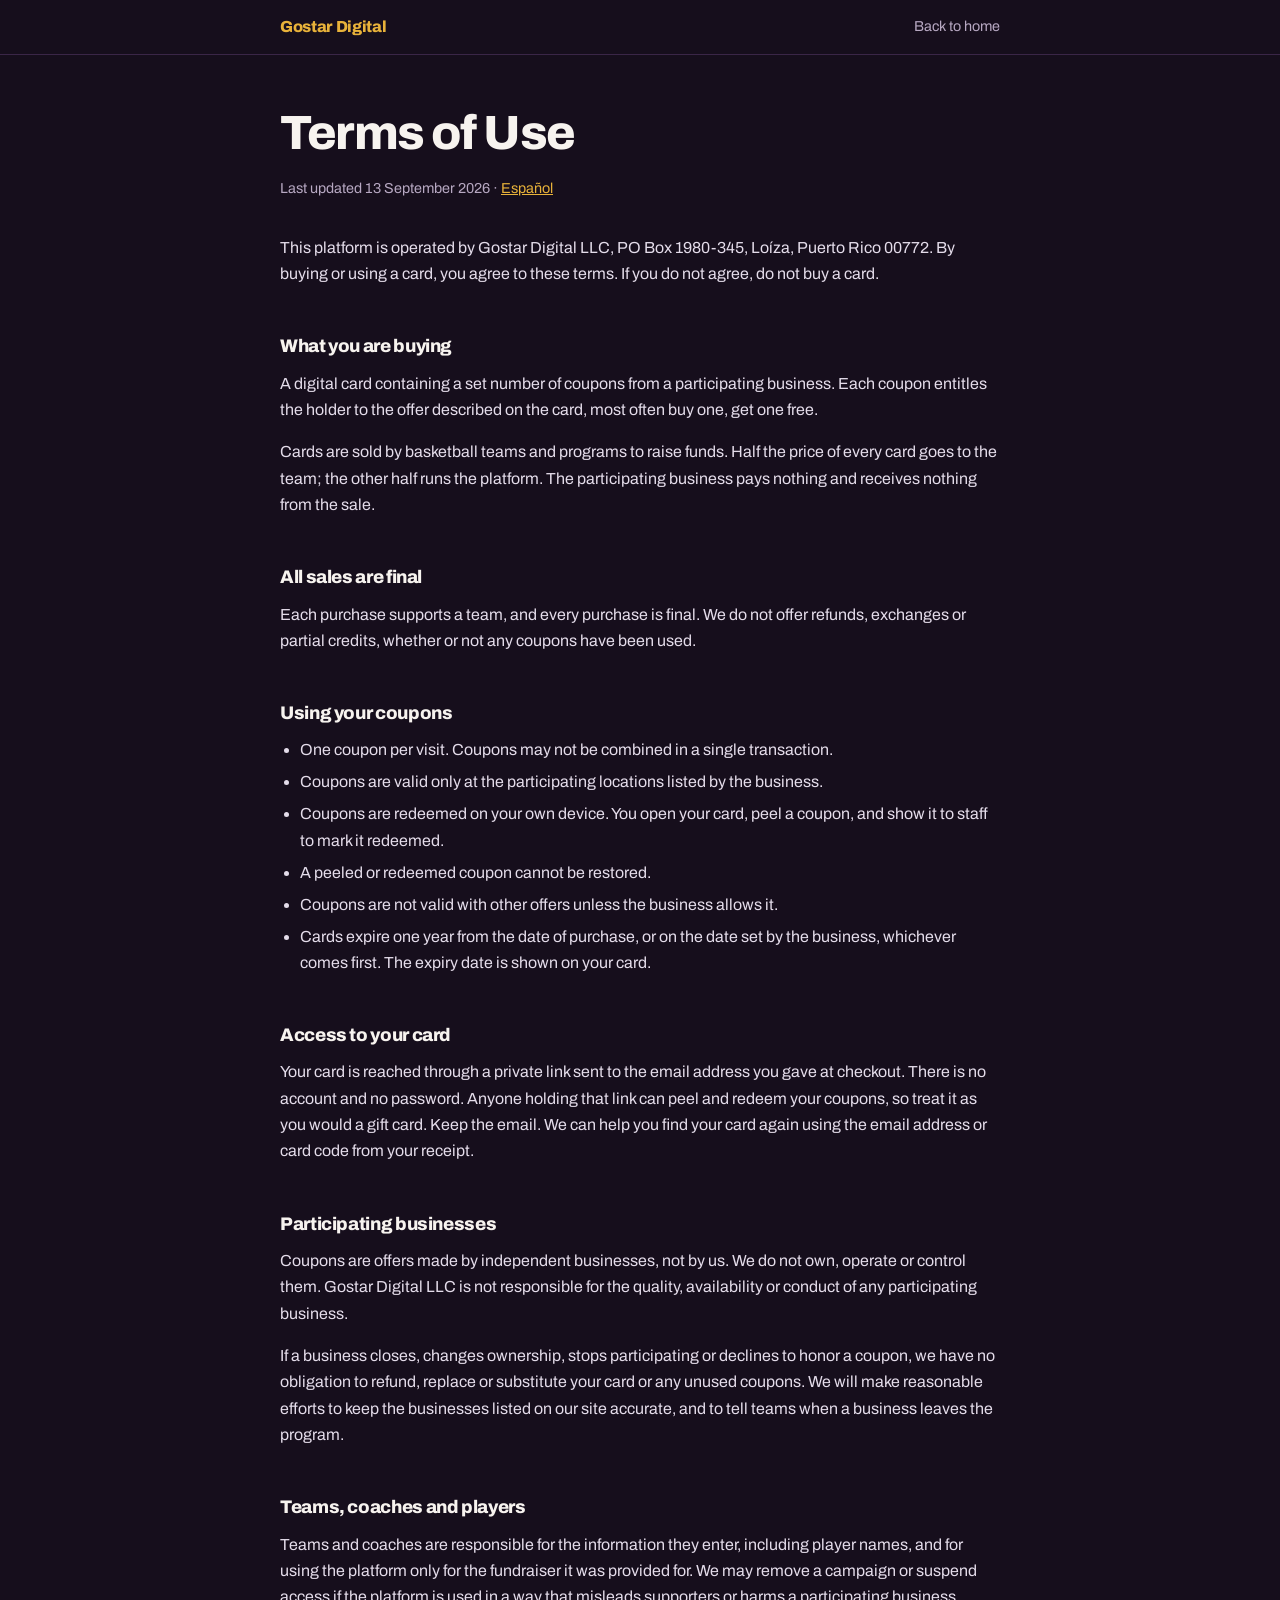
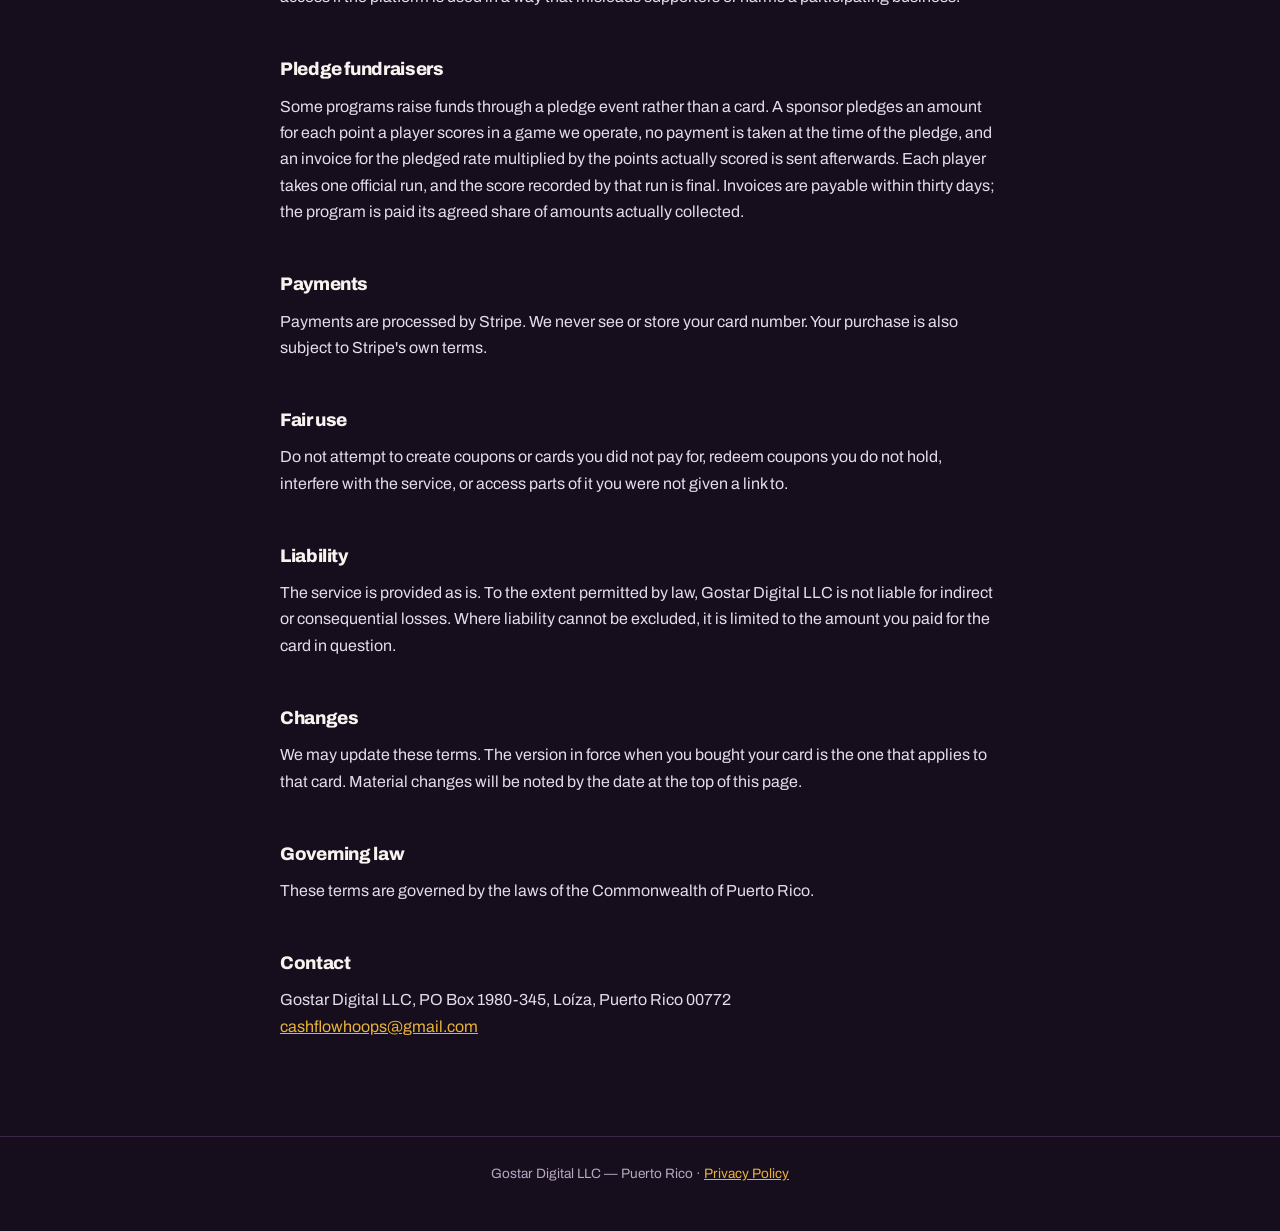
<file: terms.html>
<!doctype html>
<html lang="en">
<head>
<meta charset="utf-8">
<meta name="viewport" content="width=device-width,initial-scale=1">
<title>Terms of Use — Gostar Digital</title>
<link rel="preconnect" href="https://fonts.googleapis.com">
<link rel="preconnect" href="https://fonts.gstatic.com" crossorigin>
<link href="https://fonts.googleapis.com/css2?family=Archivo:wght@400;500;600;800&display=swap" rel="stylesheet">
<style>
:root{--ink:#160E1C;--line:#3A2647;--gold:#E8B23A;--paper:#F7F3EF;--mute:#B7A8C2}
*{box-sizing:border-box}
body{margin:0;background:var(--ink);color:var(--paper);font-family:Archivo,system-ui,sans-serif;font-size:16px;line-height:1.65}
.wrap{width:min(720px,92vw);margin:0 auto}
nav{border-bottom:1px solid var(--line)}
.navin{display:flex;align-items:center;justify-content:space-between;padding:14px 0}
.mark{font-weight:800;letter-spacing:-.02em;text-decoration:none}
.mark em{font-style:normal;color:var(--gold)}
.navin a.back{color:var(--mute);text-decoration:none;font-size:.9rem}
.navin a.back:hover{color:var(--paper)}
main{padding:54px 0 80px}
h1{font-size:clamp(2.1rem,5vw,3rem);font-weight:800;letter-spacing:-.03em;line-height:1;margin:0 0 .4em}
h2{font-size:1.14rem;font-weight:800;letter-spacing:-.02em;margin:2.4em 0 .5em}
p,li{color:#E4DCEA}
p{margin:0 0 1em}
ul{padding-left:20px;margin:0 0 1em}
li{margin:.35em 0}
.date{color:var(--mute);font-size:.9rem;margin-bottom:2.4em}
a{color:var(--gold)}
footer{border-top:1px solid var(--line);padding:26px 0 46px;color:var(--mute);font-size:.85rem;text-align:center}
</style>
</head>
<body>

<nav><div class="wrap navin">
  <a class="mark" href="https://gostardigital.com/">Gostar <em>Digital</em></a>
  <a class="back" href="https://gostardigital.com/">Back to home</a>
</div></nav>

<main class="wrap">
  <h1>Terms of Use</h1>
  <p class="date">Last updated 13 September 2026 · <a href="terms-es.html">Español</a></p>

  <p>This platform is operated by Gostar Digital LLC, PO Box 1980-345, Loíza, Puerto Rico 00772. By buying or using a card, you agree to these terms. If you do not agree, do not buy a card.</p>

  <h2>What you are buying</h2>
  <p>A digital card containing a set number of coupons from a participating business. Each coupon entitles the holder to the offer described on the card, most often buy one, get one free.</p>
  <p>Cards are sold by basketball teams and programs to raise funds. Half the price of every card goes to the team; the other half runs the platform. The participating business pays nothing and receives nothing from the sale.</p>

  <h2>All sales are final</h2>
  <p>Each purchase supports a team, and every purchase is final. We do not offer refunds, exchanges or partial credits, whether or not any coupons have been used.</p>

  <h2>Using your coupons</h2>
  <ul>
    <li>One coupon per visit. Coupons may not be combined in a single transaction.</li>
    <li>Coupons are valid only at the participating locations listed by the business.</li>
    <li>Coupons are redeemed on your own device. You open your card, peel a coupon, and show it to staff to mark it redeemed.</li>
    <li>A peeled or redeemed coupon cannot be restored.</li>
    <li>Coupons are not valid with other offers unless the business allows it.</li>
    <li>Cards expire one year from the date of purchase, or on the date set by the business, whichever comes first. The expiry date is shown on your card.</li>
  </ul>

  <h2>Access to your card</h2>
  <p>Your card is reached through a private link sent to the email address you gave at checkout. There is no account and no password. Anyone holding that link can peel and redeem your coupons, so treat it as you would a gift card. Keep the email. We can help you find your card again using the email address or card code from your receipt.</p>

  <h2>Participating businesses</h2>
  <p>Coupons are offers made by independent businesses, not by us. We do not own, operate or control them. Gostar Digital LLC is not responsible for the quality, availability or conduct of any participating business.</p>
  <p>If a business closes, changes ownership, stops participating or declines to honor a coupon, we have no obligation to refund, replace or substitute your card or any unused coupons. We will make reasonable efforts to keep the businesses listed on our site accurate, and to tell teams when a business leaves the program.</p>

  <h2>Teams, coaches and players</h2>
  <p>Teams and coaches are responsible for the information they enter, including player names, and for using the platform only for the fundraiser it was provided for. We may remove a campaign or suspend access if the platform is used in a way that misleads supporters or harms a participating business.</p>

  <h2>Pledge fundraisers</h2>
  <p>Some programs raise funds through a pledge event rather than a card. A sponsor pledges an amount for each point a player scores in a game we operate, no payment is taken at the time of the pledge, and an invoice for the pledged rate multiplied by the points actually scored is sent afterwards. Each player takes one official run, and the score recorded by that run is final. Invoices are payable within thirty days; the program is paid its agreed share of amounts actually collected.</p>

  <h2>Payments</h2>
  <p>Payments are processed by Stripe. We never see or store your card number. Your purchase is also subject to Stripe's own terms.</p>

  <h2>Fair use</h2>
  <p>Do not attempt to create coupons or cards you did not pay for, redeem coupons you do not hold, interfere with the service, or access parts of it you were not given a link to.</p>

  <h2>Liability</h2>
  <p>The service is provided as is. To the extent permitted by law, Gostar Digital LLC is not liable for indirect or consequential losses. Where liability cannot be excluded, it is limited to the amount you paid for the card in question.</p>

  <h2>Changes</h2>
  <p>We may update these terms. The version in force when you bought your card is the one that applies to that card. Material changes will be noted by the date at the top of this page.</p>

  <h2>Governing law</h2>
  <p>These terms are governed by the laws of the Commonwealth of Puerto Rico.</p>

  <h2>Contact</h2>
  <p>Gostar Digital LLC, PO Box 1980-345, Loíza, Puerto Rico 00772<br>
  <a href="mailto:cashflowhoops@gmail.com">cashflowhoops@gmail.com</a></p>
</main>

<footer><div class="wrap">
  Gostar Digital LLC — Puerto Rico · <a href="privacy.html">Privacy Policy</a>
</div></footer>

</body>
</html>
</file>
